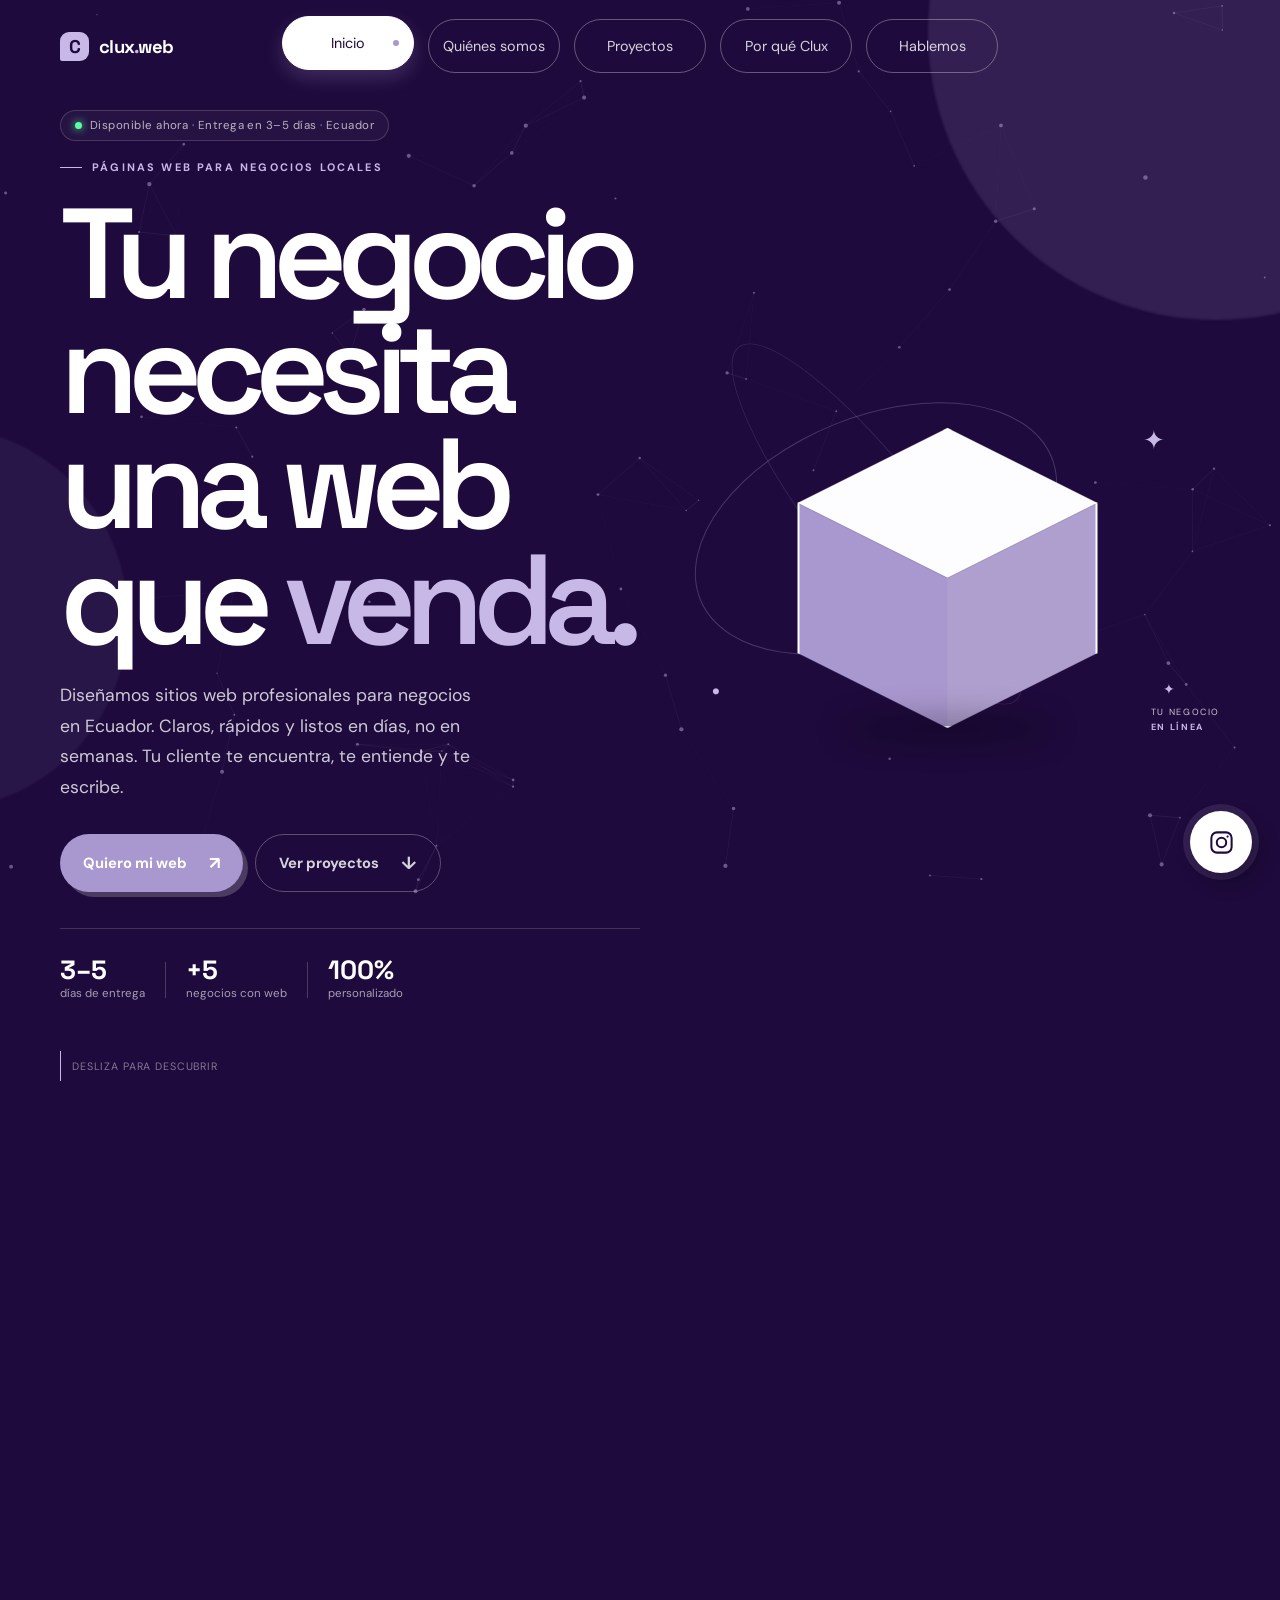
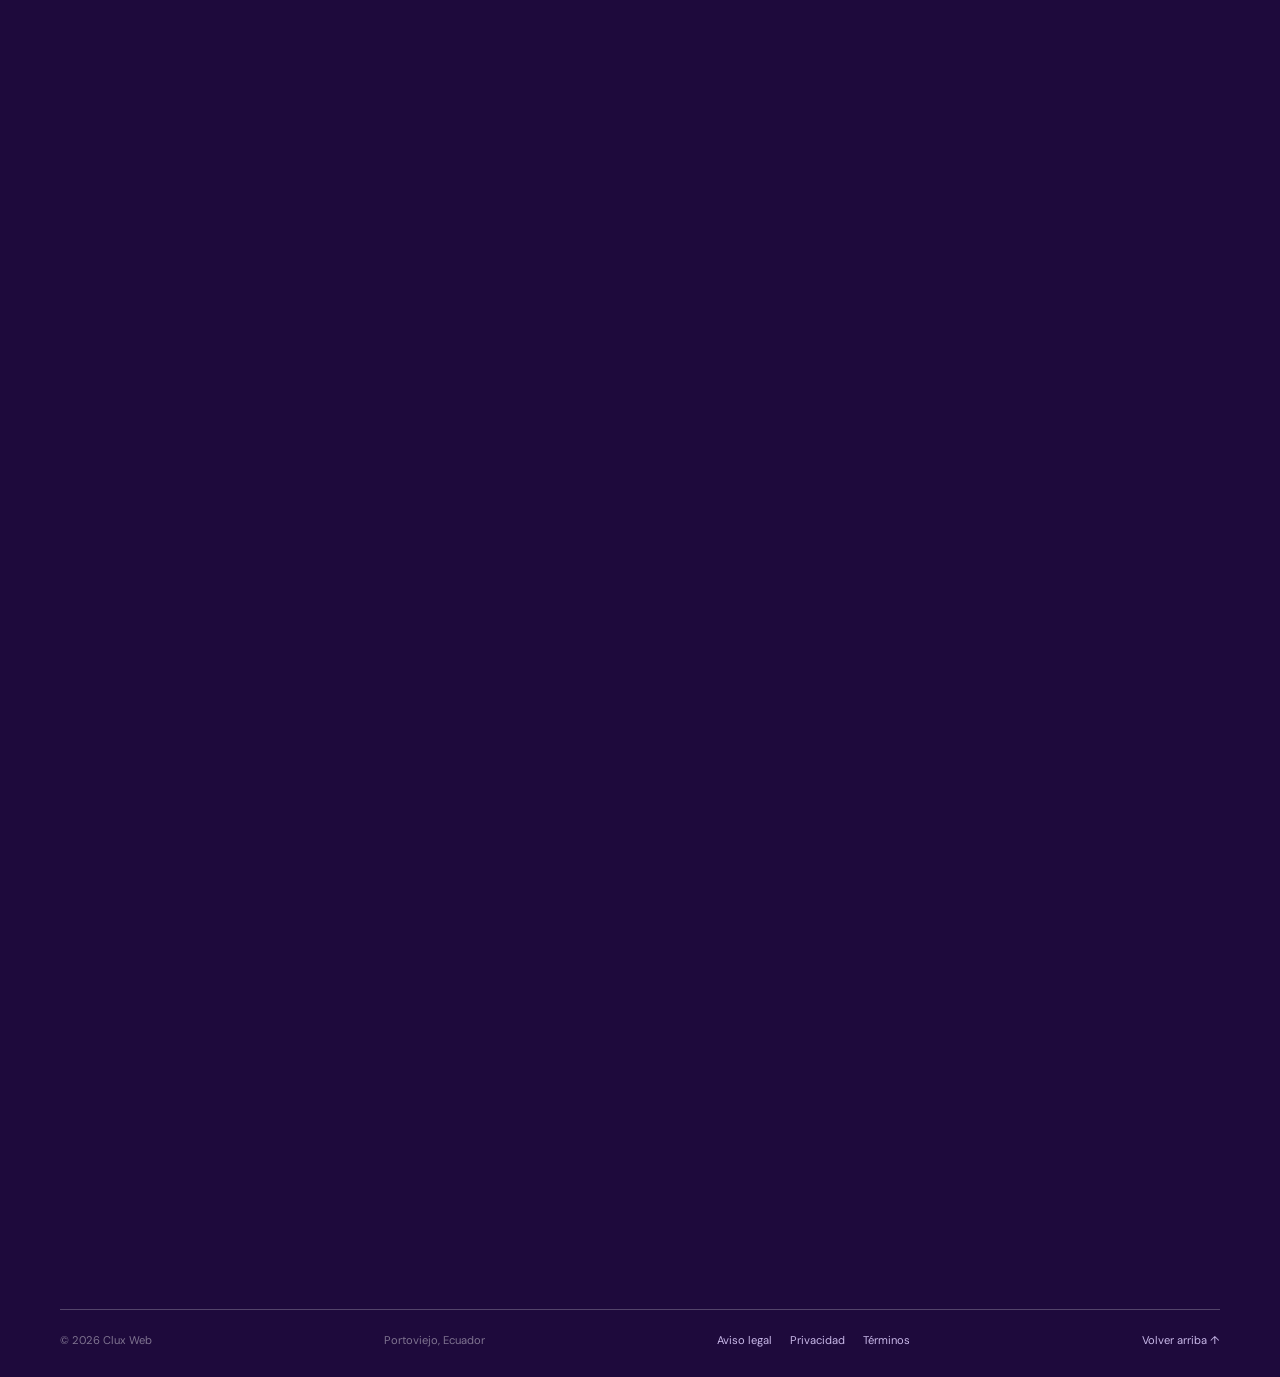
<file: index.html>
<!DOCTYPE html>
<html lang="es">
<head>
  <meta charset="UTF-8" />
  <meta name="viewport" content="width=device-width, initial-scale=1.0" />
  <meta name="description" content="Clux Web: sitios web claros, cercanos y listos para abrir nuevas conversaciones desde Portoviejo, Ecuador." />
  <title>Clux Web | Tu idea, en la web</title>
  <link rel="preconnect" href="https://fonts.googleapis.com" />
  <link rel="preconnect" href="https://fonts.gstatic.com" crossorigin />
  <link href="https://fonts.googleapis.com/css2?family=DM+Sans:wght@400;500;600;700&family=Space+Grotesk:wght@500;600;700&display=swap" rel="stylesheet" />
  <link rel="stylesheet" href="styles.css" />
</head>
<body>
  <canvas class="particle-canvas" aria-hidden="true"></canvas>
  <div class="page-glow page-glow--one"></div>
  <div class="page-glow page-glow--two"></div>

  <header class="site-header">
    <a class="brand" href="#inicio" aria-label="Clux Web, inicio">
      <span class="brand-mark" aria-hidden="true">C</span>
      <span>clux<span class="brand-dot">.</span>web</span>
    </a>
    <button class="menu-toggle" type="button" aria-label="Abrir menú" aria-expanded="false">
      <span></span><span></span>
    </button>
    <nav class="main-nav" aria-label="Navegación principal">
      <a class="nav-link is-active" href="#inicio">Inicio</a>
      <a class="nav-link" href="#quienes-somos">Quiénes somos</a>
      <a class="nav-link" href="#proyectos">Proyectos</a>
      <a class="nav-link" href="#por-que-clux">Por qué Clux</a>
      <a class="nav-link" href="#hablemos">Hablemos</a>
    </nav>
  </header>

  <main>
    <section class="hero section-shell" id="inicio">
      <div class="hero-trust-bar reveal"><span class="trust-dot" aria-hidden="true"></span> Disponible ahora · Entrega en 3–5 días · Ecuador</div>
      <div class="hero-copy reveal">
        <p class="eyebrow"><span></span> Páginas web para negocios locales</p>
        <h1>Tu negocio necesita<br />una web que<span class="heading-accent"> venda.</span></h1>
        <p class="hero-description">Diseñamos sitios web profesionales para negocios en Ecuador. Claros, rápidos y listos en días, no en semanas. Tu cliente te encuentra, te entiende y te escribe.</p>
        <div class="hero-actions">
          <a class="button button--primary" href="https://wa.me/593967620832?text=Hola%20Clux%20Web%2C%20quiero%20una%20p%C3%A1gina%20web%20para%20mi%20negocio." target="_blank" rel="noopener noreferrer">Quiero mi web <span aria-hidden="true">↗</span></a>
          <a class="button button--ghost" href="#proyectos">Ver proyectos <span aria-hidden="true">↓</span></a>
        </div>
        <div class="hero-stats" aria-label="Estadísticas rápidas">
          <div class="hero-stat"><strong>3–5</strong><span>días de entrega</span></div>
          <div class="hero-stat-divider" aria-hidden="true"></div>
          <div class="hero-stat"><strong>+5</strong><span>negocios con web</span></div>
          <div class="hero-stat-divider" aria-hidden="true"></div>
          <div class="hero-stat"><strong>100%</strong><span>personalizado</span></div>
        </div>
      </div>
      <div class="hero-art reveal" aria-label="Ilustración de un cubo flotando">
        <div class="orbit orbit--one"></div>
        <div class="orbit orbit--two"></div>
        <div class="cube-wrap">
          <div class="cube cube-interactive" aria-hidden="true">
            <div class="cube-face cube-face--top"></div>
            <div class="cube-face cube-face--left"></div>
            <div class="cube-face cube-face--right"></div>
          </div>
          <div class="cube-shadow"></div>
        </div>
        <span class="spark spark--one">✦</span>
        <span class="spark spark--two">·</span>
        <span class="spark spark--three">✦</span>
        <span class="art-label">TU NEGOCIO<br /><strong>EN LÍNEA</strong></span>
      </div>
      <div class="scroll-cue" aria-hidden="true"><span></span> Desliza para descubrir</div>
    </section>

    <section class="why section-shell" id="por-que-clux" aria-labelledby="why-title">
      <div class="section-intro section-intro--center reveal">
        <p class="eyebrow"><span></span> Por qué elegirnos</p>
        <h2 id="why-title">Lo que nos hace<br />diferentes<span class="heading-accent">.</span></h2>
        <p class="section-lead">No somos una agencia grande. Somos ágiles, usamos buenas herramientas y trabajamos contigo de cerca.</p>
      </div>
      <div class="why-grid">
        <article class="why-card neu-card reveal"><div class="why-icon" aria-hidden="true">⚡</div><h3>Listo en 3–5 días</h3><p>Construimos con agilidad sin sacrificar calidad, para que puedas empezar a mostrar tu negocio cuanto antes.</p><span class="why-tag">Rápido</span></article>
        <article class="why-card neu-card reveal"><div class="why-icon" aria-hidden="true">📍</div><h3>Conocemos tu mercado</h3><p>Somos de Portoviejo y entendemos el valor de una comunicación cercana para los clientes locales.</p><span class="why-tag">Local</span></article>
        <article class="why-card neu-card reveal"><div class="why-icon" aria-hidden="true">🎯</div><h3>Diseñada para convertir</h3><p>Cada sección tiene un propósito: que el visitante te conozca, confíe y dé el siguiente paso.</p><span class="why-tag">Resultados</span></article>
        <article class="why-card neu-card reveal"><div class="why-icon" aria-hidden="true">🤝</div><h3>Soporte después de entregar</h3><p>No desaparecemos al terminar. Puedes escribirnos para resolver dudas y solicitar actualizaciones.</p><span class="why-tag">Confianza</span></article>
        <article class="why-card neu-card reveal"><div class="why-icon" aria-hidden="true">📱</div><h3>Optimizada para móvil</h3><p>Tu web se adapta a celulares, tablets y computadoras para que nadie se pierda tu propuesta.</p><span class="why-tag">Responsive</span></article>
        <article class="why-card neu-card reveal"><div class="why-icon" aria-hidden="true">💬</div><h3>Proceso simple y directo</h3><p>Conversamos por WhatsApp, definimos lo que necesitas y lo convertimos en una experiencia real.</p><span class="why-tag">Sin complicaciones</span></article>
      </div>
      <div class="why-cta reveal"><p>¿Listo para tener una web que trabaje por tu negocio?</p><a class="button button--primary" href="https://wa.me/593967620832?text=Hola%20Clux%20Web%2C%20quiero%20hablar%20sobre%20mi%20proyecto." target="_blank" rel="noopener noreferrer">Hablemos ahora <span aria-hidden="true">↗</span></a></div>
    </section>

    <section class="about section-shell" id="quienes-somos">
      <div class="section-intro section-intro--center reveal">
        <p class="eyebrow"><span></span> Conoce Clux</p>
        <h2>Le damos forma<br />a lo que imaginas<span class="heading-accent">.</span></h2>
      </div>
      <div class="about-grid">
        <div class="about-card neu-card reveal">
          <p class="card-number">01 / QUIÉNES SOMOS</p>
          <p class="about-text">Somos un servicio independiente de Portoviejo, enfocado en crear sitios web para negocios y servicios que tienen algo valioso que contar. Ordenamos tus ideas, las convertimos en una presencia digital clara y te ayudamos a abrir nuevas conversaciones.</p>
          <div class="signature">Hecho con intención <span>✦</span></div>
        </div>
        <div class="values reveal">
          <article class="value-item">
            <span class="value-icon">✦</span>
            <div><h3>Claro</h3><p>Diseñamos experiencias que se entienden a la primera.</p></div>
          </article>
          <article class="value-item">
            <span class="value-icon">↗</span>
            <div><h3>Cercano</h3><p>Trabajamos contigo, escuchando cada parte de tu idea.</p></div>
          </article>
          <article class="value-item">
            <span class="value-icon">◈</span>
            <div><h3>Con intención</h3><p>Cada detalle tiene un propósito: hacerte avanzar.</p></div>
          </article>
        </div>
      </div>
    </section>

    <section class="projects section-shell" id="proyectos">
      <div class="section-intro section-intro--center reveal">
        <p class="eyebrow"><span></span> Trabajo que habla por nosotros</p>
        <h2>Proyectos<span class="heading-accent">.</span></h2>
        <p class="section-lead">Ideas reales convertidas en experiencias digitales con personalidad.</p>
      </div>
      <div class="projects-grid">
        <a class="project-card project-card--furniture reveal" href="https://www.muebles-ec.online/" target="_blank" rel="noopener noreferrer" aria-label="Visitar el sitio web de Muebles La Galería">
          <div class="project-image">
            <img src="assets/proyecto-muebles.png" alt="Vista previa del sitio web de Muebles La Galería" />
          </div>
          <div class="project-meta">
            <div><span class="project-kicker">01 / E-COMMERCE</span><h3>Muebles La Galería</h3><p>Una presencia digital para mostrar calidad, confort y elegancia.</p></div>
            <span class="project-arrow" aria-hidden="true">↗</span>
          </div>
        </a>
        <a class="project-card project-card--bio reveal" href="https://www.biomagnetis-ec.com/?utm_source=ig&utm_medium=social&utm_content=link_in_bio&fbclid=PAcGRvZgJleHRuA2FlbQIxMQBzcnRjBmFwcF9pZA85MzY2MTk3NDMzOTI0NTkAAaeZqWdHBev9MxlLPl15Pv_j7-siX9xarj-vA4oDa46EErTnIsoIatH88dwEyw_aem_w4bn0tH7FgetAfiLWl04yA" target="_blank" rel="noopener noreferrer" aria-label="Visitar el sitio web de Biomagnetismo EC">
          <div class="project-image">
            <img src="assets/proyecto-biomagnetismo.png" alt="Vista previa del sitio web de Biomagnetismo y Bioenergética EC" />
          </div>
          <div class="project-meta">
            <div><span class="project-kicker">02 / BIENESTAR</span><h3>Biomagnetismo EC</h3><p>Una experiencia serena para conectar salud, equilibrio y confianza.</p></div>
            <span class="project-arrow" aria-hidden="true">↗</span>
          </div>
        </a>
      </div>
    </section>

    <section class="contact section-shell" id="hablemos">
      <div class="contact-card reveal">
        <div class="contact-copy">
          <p class="eyebrow"><span></span> El siguiente paso</p>
          <h2>Tu próxima idea<br /><em>empieza aquí.</em></h2>
          <p>Cuéntanos qué tienes en mente. Nosotros ponemos las herramientas para volverlo real.</p>
        </div>
        <a class="button button--purple" href="https://wa.me/593967620832?text=Hola%20Clux%20Web%2C%20quiero%20hablar%20sobre%20mi%20proyecto." target="_blank" rel="noopener noreferrer">Hablemos <span aria-hidden="true">↗</span></a>
        <span class="contact-orbit contact-orbit--one"></span>
        <span class="contact-orbit contact-orbit--two"></span>
      </div>
    </section>

  </main>

  <footer class="site-footer section-shell">
    <span>© 2026 Clux Web</span>
    <span>Portoviejo, Ecuador</span>
    <nav class="footer-links" aria-label="Enlaces legales">
      <a href="aviso-legal.html">Aviso legal</a>
      <a href="politica-privacidad.html">Privacidad</a>
      <a href="terminos-condiciones.html">Términos</a>
    </nav>
    <a href="#inicio">Volver arriba ↑</a>
  </footer>

  <a class="social-float social-float--instagram" href="https://www.instagram.com/clux_web/" target="_blank" rel="noopener noreferrer" aria-label="Visitar el Instagram de Clux Web">
    <svg viewBox="0 0 24 24" aria-hidden="true">
      <rect x="3" y="3" width="18" height="18" rx="5"></rect>
      <circle cx="12" cy="12" r="4.2"></circle>
      <circle class="social-dot" cx="17.4" cy="6.7" r="1"></circle>
    </svg>
  </a>

  <script src="script.js"></script>
</body>
</html>
</file>
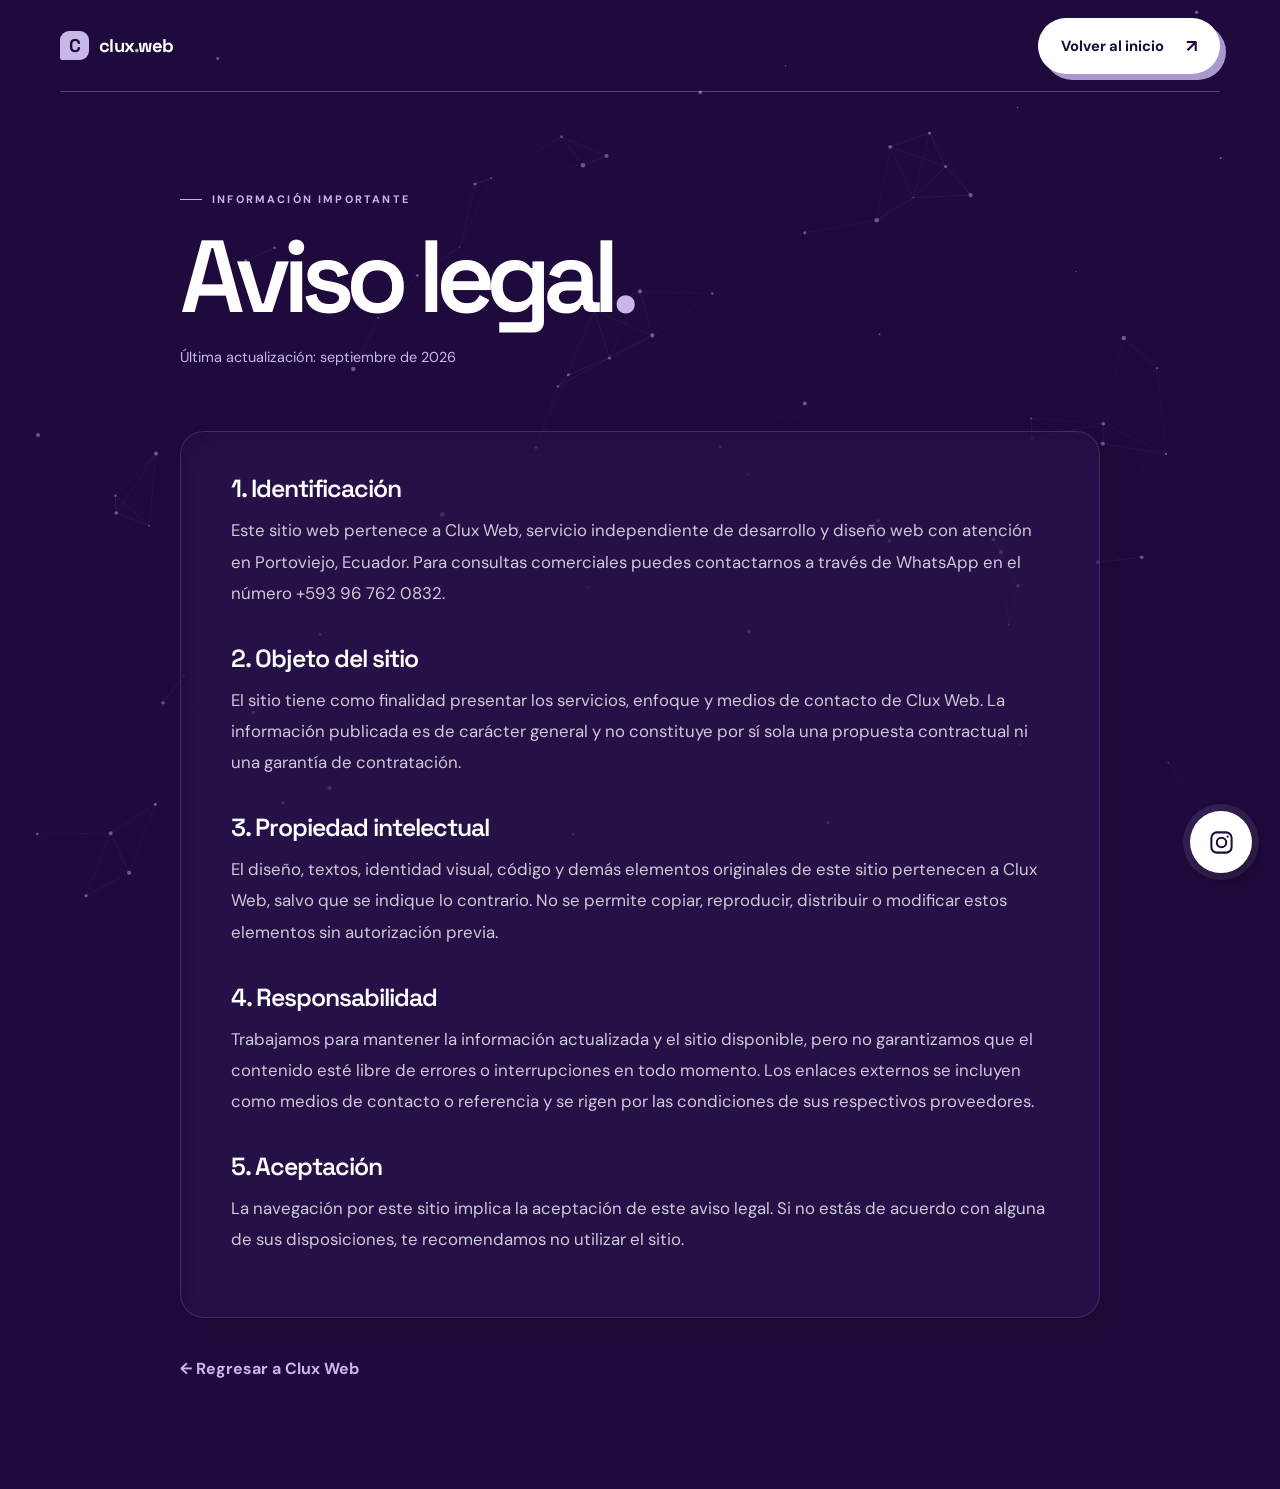
<file: aviso-legal.html>
<!DOCTYPE html>
<html lang="es">
<head>
  <meta charset="UTF-8" />
  <meta name="viewport" content="width=device-width, initial-scale=1.0" />
  <title>Aviso legal | Clux Web</title>
  <link rel="preconnect" href="https://fonts.googleapis.com" />
  <link rel="preconnect" href="https://fonts.gstatic.com" crossorigin />
  <link href="https://fonts.googleapis.com/css2?family=DM+Sans:wght@400;500;600;700&family=Space+Grotesk:wght@500;600;700&display=swap" rel="stylesheet" />
  <link rel="stylesheet" href="styles.css" />
</head>
<body class="legal-page">
  <canvas class="particle-canvas" aria-hidden="true"></canvas>
  <header class="site-header">
    <a class="brand" href="index.html" aria-label="Volver a Clux Web"><span class="brand-mark">C</span><span>clux<span class="brand-dot">.</span>web</span></a>
    <a class="button button--light" href="index.html">Volver al inicio <span>↗</span></a>
  </header>
  <main class="legal-content">
    <p class="eyebrow"><span></span> Información importante</p>
    <h1>Aviso legal<span class="heading-accent">.</span></h1>
    <p class="legal-updated">Última actualización: septiembre de 2026</p>
    <article class="legal-body">
      <h2>1. Identificación</h2>
      <p>Este sitio web pertenece a Clux Web, servicio independiente de desarrollo y diseño web con atención en Portoviejo, Ecuador. Para consultas comerciales puedes contactarnos a través de WhatsApp en el número +593 96 762 0832.</p>
      <h2>2. Objeto del sitio</h2>
      <p>El sitio tiene como finalidad presentar los servicios, enfoque y medios de contacto de Clux Web. La información publicada es de carácter general y no constituye por sí sola una propuesta contractual ni una garantía de contratación.</p>
      <h2>3. Propiedad intelectual</h2>
      <p>El diseño, textos, identidad visual, código y demás elementos originales de este sitio pertenecen a Clux Web, salvo que se indique lo contrario. No se permite copiar, reproducir, distribuir o modificar estos elementos sin autorización previa.</p>
      <h2>4. Responsabilidad</h2>
      <p>Trabajamos para mantener la información actualizada y el sitio disponible, pero no garantizamos que el contenido esté libre de errores o interrupciones en todo momento. Los enlaces externos se incluyen como medios de contacto o referencia y se rigen por las condiciones de sus respectivos proveedores.</p>
      <h2>5. Aceptación</h2>
      <p>La navegación por este sitio implica la aceptación de este aviso legal. Si no estás de acuerdo con alguna de sus disposiciones, te recomendamos no utilizar el sitio.</p>
    </article>
    <a class="legal-back" href="index.html">← Regresar a Clux Web</a>
  </main>
  <a class="social-float social-float--instagram" href="https://www.instagram.com/clux_web/" target="_blank" rel="noopener noreferrer" aria-label="Visitar el Instagram de Clux Web">
    <svg viewBox="0 0 24 24" aria-hidden="true"><rect x="3" y="3" width="18" height="18" rx="5"></rect><circle cx="12" cy="12" r="4.2"></circle><circle class="social-dot" cx="17.4" cy="6.7" r="1"></circle></svg>
  </a>
  <script src="script.js"></script>
</body>
</html>
</file>
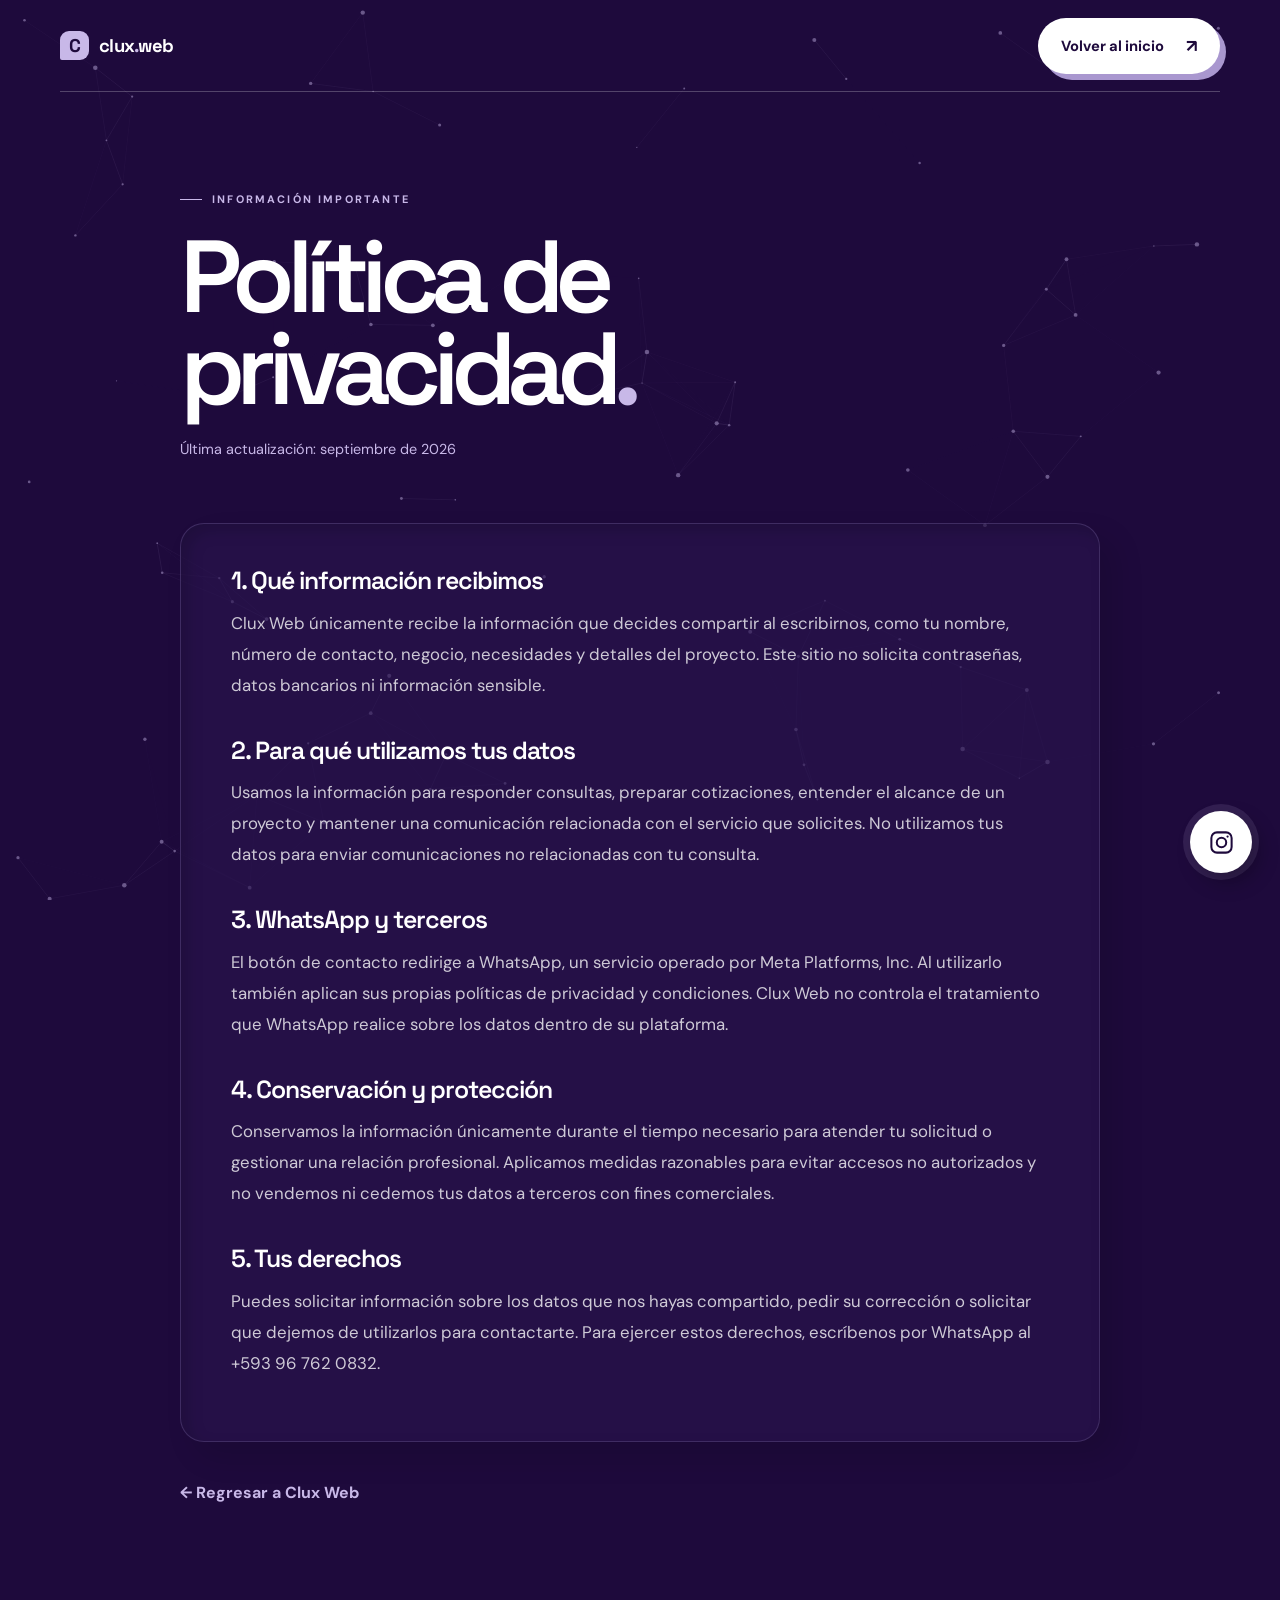
<file: politica-privacidad.html>
<!DOCTYPE html>
<html lang="es">
<head>
  <meta charset="UTF-8" />
  <meta name="viewport" content="width=device-width, initial-scale=1.0" />
  <title>Política de privacidad | Clux Web</title>
  <link rel="preconnect" href="https://fonts.googleapis.com" />
  <link rel="preconnect" href="https://fonts.gstatic.com" crossorigin />
  <link href="https://fonts.googleapis.com/css2?family=DM+Sans:wght@400;500;600;700&family=Space+Grotesk:wght@500;600;700&display=swap" rel="stylesheet" />
  <link rel="stylesheet" href="styles.css" />
</head>
<body class="legal-page">
  <canvas class="particle-canvas" aria-hidden="true"></canvas>
  <header class="site-header">
    <a class="brand" href="index.html" aria-label="Volver a Clux Web"><span class="brand-mark">C</span><span>clux<span class="brand-dot">.</span>web</span></a>
    <a class="button button--light" href="index.html">Volver al inicio <span>↗</span></a>
  </header>
  <main class="legal-content">
    <p class="eyebrow"><span></span> Información importante</p>
    <h1>Política de privacidad<span class="heading-accent">.</span></h1>
    <p class="legal-updated">Última actualización: septiembre de 2026</p>
    <article class="legal-body">
      <h2>1. Qué información recibimos</h2>
      <p>Clux Web únicamente recibe la información que decides compartir al escribirnos, como tu nombre, número de contacto, negocio, necesidades y detalles del proyecto. Este sitio no solicita contraseñas, datos bancarios ni información sensible.</p>
      <h2>2. Para qué utilizamos tus datos</h2>
      <p>Usamos la información para responder consultas, preparar cotizaciones, entender el alcance de un proyecto y mantener una comunicación relacionada con el servicio que solicites. No utilizamos tus datos para enviar comunicaciones no relacionadas con tu consulta.</p>
      <h2>3. WhatsApp y terceros</h2>
      <p>El botón de contacto redirige a WhatsApp, un servicio operado por Meta Platforms, Inc. Al utilizarlo también aplican sus propias políticas de privacidad y condiciones. Clux Web no controla el tratamiento que WhatsApp realice sobre los datos dentro de su plataforma.</p>
      <h2>4. Conservación y protección</h2>
      <p>Conservamos la información únicamente durante el tiempo necesario para atender tu solicitud o gestionar una relación profesional. Aplicamos medidas razonables para evitar accesos no autorizados y no vendemos ni cedemos tus datos a terceros con fines comerciales.</p>
      <h2>5. Tus derechos</h2>
      <p>Puedes solicitar información sobre los datos que nos hayas compartido, pedir su corrección o solicitar que dejemos de utilizarlos para contactarte. Para ejercer estos derechos, escríbenos por WhatsApp al +593 96 762 0832.</p>
    </article>
    <a class="legal-back" href="index.html">← Regresar a Clux Web</a>
  </main>
  <a class="social-float social-float--instagram" href="https://www.instagram.com/clux_web/" target="_blank" rel="noopener noreferrer" aria-label="Visitar el Instagram de Clux Web">
    <svg viewBox="0 0 24 24" aria-hidden="true"><rect x="3" y="3" width="18" height="18" rx="5"></rect><circle cx="12" cy="12" r="4.2"></circle><circle class="social-dot" cx="17.4" cy="6.7" r="1"></circle></svg>
  </a>
  <script src="script.js"></script>
</body>
</html>
</file>
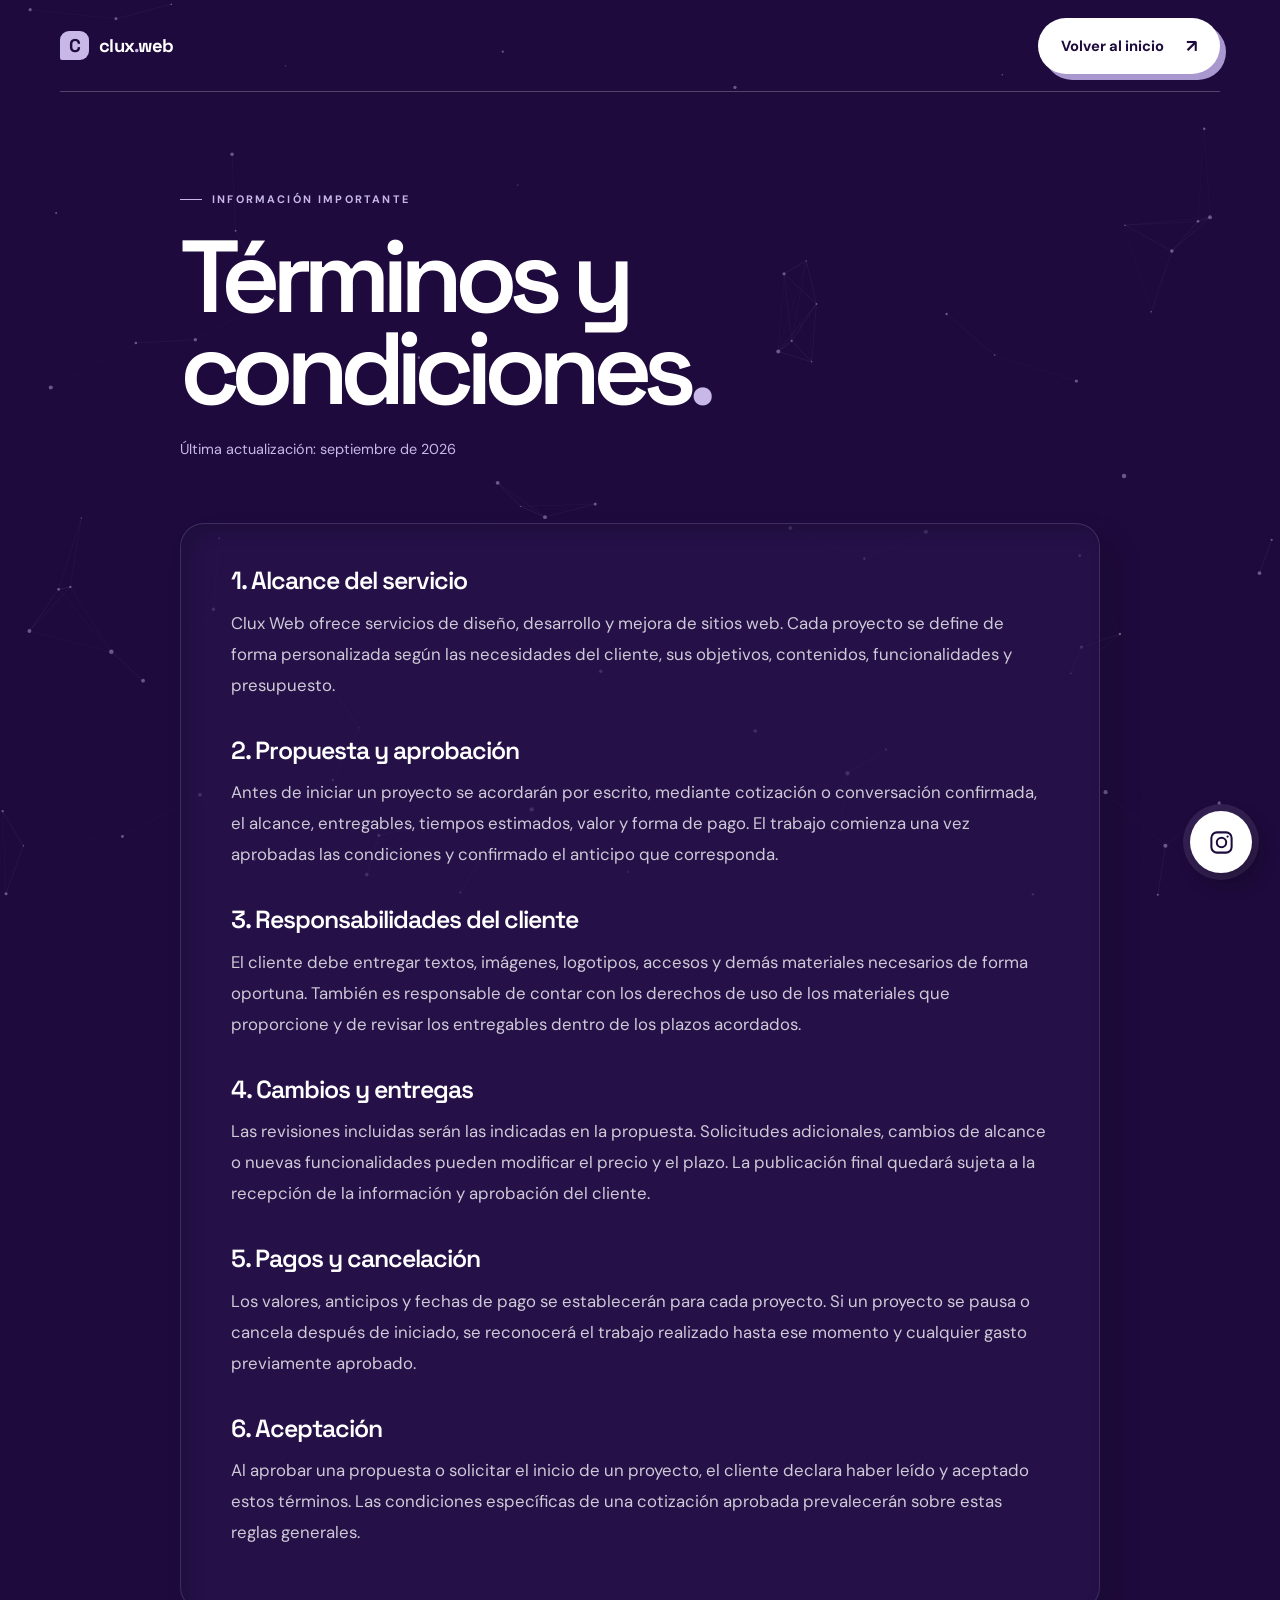
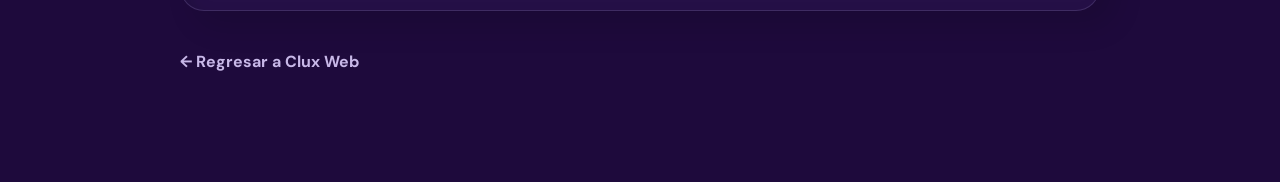
<file: terminos-condiciones.html>
<!DOCTYPE html>
<html lang="es">
<head>
  <meta charset="UTF-8" />
  <meta name="viewport" content="width=device-width, initial-scale=1.0" />
  <title>Términos y condiciones | Clux Web</title>
  <link rel="preconnect" href="https://fonts.googleapis.com" />
  <link rel="preconnect" href="https://fonts.gstatic.com" crossorigin />
  <link href="https://fonts.googleapis.com/css2?family=DM+Sans:wght@400;500;600;700&family=Space+Grotesk:wght@500;600;700&display=swap" rel="stylesheet" />
  <link rel="stylesheet" href="styles.css" />
</head>
<body class="legal-page">
  <canvas class="particle-canvas" aria-hidden="true"></canvas>
  <header class="site-header">
    <a class="brand" href="index.html" aria-label="Volver a Clux Web"><span class="brand-mark">C</span><span>clux<span class="brand-dot">.</span>web</span></a>
    <a class="button button--light" href="index.html">Volver al inicio <span>↗</span></a>
  </header>
  <main class="legal-content">
    <p class="eyebrow"><span></span> Información importante</p>
    <h1>Términos y condiciones<span class="heading-accent">.</span></h1>
    <p class="legal-updated">Última actualización: septiembre de 2026</p>
    <article class="legal-body">
      <h2>1. Alcance del servicio</h2>
      <p>Clux Web ofrece servicios de diseño, desarrollo y mejora de sitios web. Cada proyecto se define de forma personalizada según las necesidades del cliente, sus objetivos, contenidos, funcionalidades y presupuesto.</p>
      <h2>2. Propuesta y aprobación</h2>
      <p>Antes de iniciar un proyecto se acordarán por escrito, mediante cotización o conversación confirmada, el alcance, entregables, tiempos estimados, valor y forma de pago. El trabajo comienza una vez aprobadas las condiciones y confirmado el anticipo que corresponda.</p>
      <h2>3. Responsabilidades del cliente</h2>
      <p>El cliente debe entregar textos, imágenes, logotipos, accesos y demás materiales necesarios de forma oportuna. También es responsable de contar con los derechos de uso de los materiales que proporcione y de revisar los entregables dentro de los plazos acordados.</p>
      <h2>4. Cambios y entregas</h2>
      <p>Las revisiones incluidas serán las indicadas en la propuesta. Solicitudes adicionales, cambios de alcance o nuevas funcionalidades pueden modificar el precio y el plazo. La publicación final quedará sujeta a la recepción de la información y aprobación del cliente.</p>
      <h2>5. Pagos y cancelación</h2>
      <p>Los valores, anticipos y fechas de pago se establecerán para cada proyecto. Si un proyecto se pausa o cancela después de iniciado, se reconocerá el trabajo realizado hasta ese momento y cualquier gasto previamente aprobado.</p>
      <h2>6. Aceptación</h2>
      <p>Al aprobar una propuesta o solicitar el inicio de un proyecto, el cliente declara haber leído y aceptado estos términos. Las condiciones específicas de una cotización aprobada prevalecerán sobre estas reglas generales.</p>
    </article>
    <a class="legal-back" href="index.html">← Regresar a Clux Web</a>
  </main>
  <a class="social-float social-float--instagram" href="https://www.instagram.com/clux_web/" target="_blank" rel="noopener noreferrer" aria-label="Visitar el Instagram de Clux Web">
    <svg viewBox="0 0 24 24" aria-hidden="true"><rect x="3" y="3" width="18" height="18" rx="5"></rect><circle cx="12" cy="12" r="4.2"></circle><circle class="social-dot" cx="17.4" cy="6.7" r="1"></circle></svg>
  </a>
  <script src="script.js"></script>
</body>
</html>
</file>
<file: styles.css>
:root {
  --violet: #1e0a3c;
  --violet-light: #2b1550;
  --lavender: #c8b8e8;
  --lavender-dark: #a997cf;
  --white: #ffffff;
  --ink: #1e0a3c;
  --muted: rgba(255, 255, 255, 0.78);
  --line: rgba(255, 255, 255, 0.24);
}

* { box-sizing: border-box; }
html { scroll-behavior: smooth; }
body {
  margin: 0;
  color: var(--white);
  background: var(--violet);
  font-family: "DM Sans", sans-serif;
  overflow-x: hidden;
}
.particle-canvas { position: fixed; inset: 0; z-index: 0; width: 100%; height: 100%; pointer-events: none; opacity: .72; }
.site-header, main, .site-footer { position: relative; z-index: 1; }
a { color: inherit; text-decoration: none; }
.page-glow { position: fixed; border-radius: 50%; pointer-events: none; filter: blur(1px); opacity: .12; z-index: 0; }
.page-glow--one { width: 36rem; height: 36rem; top: -16rem; right: -14rem; background: var(--lavender); }
.page-glow--two { width: 24rem; height: 24rem; bottom: 10%; left: -16rem; background: var(--lavender); opacity: .07; }
.section-shell { width: min(1160px, calc(100% - 64px)); margin: 0 auto; }
.site-header { position: relative; display: flex; align-items: center; justify-content: space-between; width: min(1160px, calc(100% - 64px)); height: 92px; margin: auto; }
.brand { display: flex; align-items: center; gap: 10px; font: 700 1.15rem "Space Grotesk", sans-serif; letter-spacing: -.04em; }
.brand-mark { display: grid; place-items: center; width: 29px; height: 29px; color: var(--violet); background: var(--lavender); border-radius: 9px 9px 9px 2px; font-weight: 700; }
.brand-dot { color: var(--lavender); }
.main-nav { position: absolute; left: 50%; display: flex; align-items: center; gap: 14px; color: var(--muted); font-size: .9rem; transform: translateX(-50%); }
.nav-link { position: relative; display: grid; place-items: center; width: 132px; height: 54px; padding: 8px 12px; color: rgba(255,255,255,.82); border: 1px solid rgba(255,255,255,.32); border-radius: 999px; text-align: center; transition: color .25s ease, border-color .25s ease, background .25s ease, transform .25s ease, box-shadow .25s ease; }
.nav-link:hover, .nav-link.is-active { color: var(--violet); border-color: var(--white); background: var(--white); transform: translateY(-3px); box-shadow: 0 8px 20px rgba(200,184,232,.2); }
.nav-link.is-active::after { position: absolute; content: ""; width: 6px; height: 6px; right: 14px; top: 50%; background: var(--lavender-dark); border-radius: 50%; transform: translateY(-50%); }
.menu-toggle { display: none; border: 0; background: transparent; }
.hero { position: relative; display: grid; grid-template-columns: 1fr 1fr; align-items: center; min-height: 640px; padding: 68px 0 104px; }
.hero-trust-bar { position: absolute; top: 18px; left: 0; display: inline-flex; align-items: center; gap: 8px; padding: 7px 14px; color: rgba(255,255,255,.68); border: 1px solid rgba(255,255,255,.16); border-radius: 999px; background: rgba(255,255,255,.04); font-size: .72rem; letter-spacing: .04em; }
.trust-dot { width: 7px; height: 7px; flex: 0 0 auto; background: #5bffa0; border-radius: 50%; box-shadow: 0 0 8px #5bffa0; animation: pulse-dot 2s ease-in-out infinite; }
.eyebrow { display: flex; align-items: center; gap: 10px; margin: 0 0 22px; color: var(--lavender); font-size: .68rem; font-weight: 700; letter-spacing: .2em; text-transform: uppercase; }
.eyebrow span { width: 22px; height: 1px; background: var(--lavender); }
h1, h2, h3, p { margin-top: 0; }
h1 { max-width: 600px; margin-bottom: 23px; font: 600 clamp(4.2rem, 10vw, 8.3rem)/.9 "Space Grotesk", sans-serif; letter-spacing: -.085em; }
.heading-accent { color: var(--lavender); }
.hero-description { max-width: 415px; margin-bottom: 31px; color: var(--muted); font-size: 1.1rem; line-height: 1.75; }
.button { display: inline-flex; align-items: center; justify-content: center; gap: 22px; min-width: 178px; padding: 17px 23px; border-radius: 100px; font-size: .92rem; font-weight: 700; transition: transform .25s ease, box-shadow .25s ease; }
.button:hover { transform: translateY(-3px); }
.button span { font-size: 1.1rem; }
.button--light { color: var(--ink); background: var(--white); box-shadow: 6px 6px 0 var(--lavender-dark); }
.button--light:hover { box-shadow: 3px 5px 0 var(--lavender-dark); }
.hero-actions { display: flex; flex-wrap: wrap; gap: 12px; margin-top: 28px; }
.button--primary { color: var(--white); background: var(--lavender-dark); box-shadow: 5px 5px 0 rgba(255,255,255,.2); }
.button--primary:hover { background: var(--white); color: var(--violet); box-shadow: 2px 3px 0 rgba(255,255,255,.35); }
.button--ghost { color: rgba(255,255,255,.82); border: 1px solid rgba(255,255,255,.28); background: transparent; }
.button--ghost:hover { color: var(--violet); border-color: var(--white); background: var(--white); }
.hero-stats { display: flex; align-items: center; gap: 20px; margin-top: 36px; padding-top: 28px; border-top: 1px solid rgba(255,255,255,.16); }
.hero-stat { display: flex; flex-direction: column; gap: 4px; }
.hero-stat strong { color: var(--white); font: 700 1.65rem/1 "Space Grotesk", sans-serif; }
.hero-stat span { color: rgba(255,255,255,.6); font-size: .72rem; line-height: 1.3; }
.hero-stat-divider { width: 1px; height: 36px; flex: 0 0 auto; background: rgba(255,255,255,.2); }
.hero-art { position: relative; height: 460px; }
.cube-wrap { position: absolute; top: 50%; left: 50%; width: 350px; height: 350px; transform: translate(-45%, -50%); animation: float 5s ease-in-out infinite; }
.cube { position: absolute; top: 22px; left: 25px; width: 300px; height: 300px; transform: translate3d(var(--cube-x, 0px), var(--cube-y, 0px), 0) rotate(var(--cube-rotate, 0deg)); transform-origin: center; will-change: transform; transition: transform .75s cubic-bezier(.2,.75,.2,1), filter .75s ease; }
.cube.is-following { filter: drop-shadow(0 18px 16px rgba(0,0,0,.15)); transition: transform .16s ease-out, filter .16s ease-out; }
.cube-face { position: absolute; inset: 0; border: 2px solid var(--white); }
.cube-face--top { background: #fdfcfe; clip-path: polygon(50% 0, 100% 25%, 50% 50%, 0 25%); }
.cube-face--left { background: var(--lavender-dark); clip-path: polygon(0 25%, 50% 50%, 50% 100%, 0 75%); }
.cube-face--right { background: #af9fcf; clip-path: polygon(50% 50%, 100% 25%, 100% 75%, 50% 100%); }
.cube-shadow { position: absolute; bottom: 15px; left: 70px; width: 210px; height: 24px; background: rgba(0,0,0,.3); border-radius: 50%; filter: blur(15px); }
.orbit { position: absolute; border: 1px solid rgba(200,184,232,.25); border-radius: 50%; transform: rotate(-22deg); }
.orbit--one { top: 65px; left: 46px; width: 380px; height: 225px; }
.orbit--two { top: 117px; left: 12px; width: 450px; height: 112px; transform: rotate(52deg); opacity: .55; }
.spark { position: absolute; color: var(--lavender); font-size: 1.6rem; }
.spark--one { top: 73px; right: 55px; }
.spark--two { bottom: 87px; left: 71px; font-size: 3.3rem; }
.spark--three { bottom: 113px; right: 45px; font-size: .9rem; }
.art-label { position: absolute; right: 0; bottom: 76px; color: var(--muted); font-size: .56rem; letter-spacing: .18em; line-height: 1.7; }
.art-label strong { color: var(--lavender); }
.scroll-cue { position: absolute; bottom: 25px; left: 0; display: flex; align-items: center; gap: 11px; color: rgba(255,255,255,.45); font-size: .67rem; letter-spacing: .08em; text-transform: uppercase; }
.scroll-cue span { display: inline-block; width: 1px; height: 30px; background: var(--lavender); }
.about { padding: 125px 0 145px; border-top: 1px solid var(--line); }
.section-intro { display: flex; align-items: end; justify-content: space-between; margin-bottom: 62px; }
.section-intro--center { display: block; text-align: center; }
.section-intro--center .eyebrow { justify-content: center; }
h2 { margin-bottom: 0; font: 600 clamp(2.6rem, 5vw, 4.6rem)/.98 "Space Grotesk", sans-serif; letter-spacing: -.075em; }
.about-grid { display: grid; grid-template-columns: 1.05fr .95fr; gap: 90px; align-items: center; }
.neu-card { min-height: 310px; padding: 38px 42px; background: var(--violet-light); border: 1px solid rgba(200,184,232,.12); border-radius: 25px; box-shadow: inset 8px 8px 17px rgba(0,0,0,.16), inset -7px -7px 18px rgba(200,184,232,.045), 18px 18px 40px rgba(0,0,0,.12); }
.card-number { color: var(--lavender); font-size: .66rem; font-weight: 700; letter-spacing: .18em; }
.about-text { max-width: 530px; margin: 45px 0 31px; color: var(--muted); font-size: 1.1rem; line-height: 1.8; }
.signature { color: var(--white); font: 500 1rem "Space Grotesk", sans-serif; }
.signature span { margin-left: 8px; color: var(--lavender); }
.values { display: flex; flex-direction: column; gap: 26px; }
.value-item { display: grid; grid-template-columns: 52px 1fr; gap: 18px; align-items: center; padding-bottom: 23px; border-bottom: 1px solid var(--line); }
.value-icon { display: grid; place-items: center; width: 50px; height: 50px; color: var(--violet); background: var(--lavender); border-radius: 14px; font-size: 1.25rem; }
.value-item h3 { margin-bottom: 6px; font: 600 1.15rem "Space Grotesk", sans-serif; }
.value-item p { margin: 0; color: var(--muted); font-size: .98rem; line-height: 1.55; }
.projects { padding: 20px 0 145px; }
.section-lead { max-width: 490px; margin: 22px auto 0; color: var(--muted); font-size: 1.08rem; line-height: 1.7; }
.projects-grid { display: grid; grid-template-columns: repeat(2, minmax(0, 1fr)); gap: 30px; margin-top: 58px; }
.project-card { display: block; overflow: hidden; background: rgba(43,21,80,.7); border: 1px solid rgba(255,255,255,.2); border-radius: 26px; box-shadow: 12px 16px 30px rgba(0,0,0,.18); transition: transform .35s ease, border-color .35s ease, box-shadow .35s ease; }
.project-card:nth-child(2) { margin-top: 42px; }
.project-card:hover { border-color: var(--lavender); box-shadow: 16px 22px 38px rgba(0,0,0,.28); transform: translateY(-12px); }
.project-image { position: relative; overflow: hidden; height: 310px; background: #e9e7ec; }
.project-image::after { position: absolute; inset: 0; content: ""; background: linear-gradient(180deg, transparent 50%, rgba(30,10,60,.28)); pointer-events: none; }
.project-image img { width: 100%; height: 100%; display: block; object-fit: cover; object-position: top center; transition: transform .7s cubic-bezier(.2,.7,.2,1); }
.project-card:hover .project-image img { transform: scale(1.06); }
.project-card--bio .project-image { background: #102c4f; }
.project-card--bio .project-image img { object-position: center top; }
.project-meta { display: flex; align-items: flex-start; justify-content: space-between; gap: 18px; min-height: 145px; padding: 27px 29px 30px; }
.project-kicker { color: var(--lavender); font-size: .66rem; font-weight: 700; letter-spacing: .16em; }
.project-meta h3 { margin: 14px 0 7px; font: 600 1.5rem "Space Grotesk", sans-serif; letter-spacing: -.045em; }
.project-meta p { max-width: 340px; margin: 0; color: var(--muted); font-size: .9rem; line-height: 1.5; }
.project-arrow { display: grid; flex: 0 0 auto; place-items: center; width: 43px; height: 43px; color: var(--violet); background: var(--lavender); border-radius: 50%; font-size: 1.25rem; transition: transform .3s ease, background .3s ease; }
.project-card:hover .project-arrow { background: var(--white); transform: rotate(45deg); }
.why { padding: 20px 0 145px; }
.why-grid { display: grid; grid-template-columns: repeat(3, 1fr); gap: 20px; margin-top: 56px; }
.why-card { position: relative; min-height: 258px; padding: 30px 28px 28px; border-radius: 20px; transition: transform .3s ease, border-color .3s ease; }
.why-card:hover { border-color: rgba(200,184,232,.45); transform: translateY(-8px); }
.why-icon { margin-bottom: 18px; font-size: 1.65rem; line-height: 1; }
.why-card h3 { margin-bottom: 10px; font: 600 1.08rem "Space Grotesk", sans-serif; }
.why-card p { color: var(--muted); font-size: .9rem; line-height: 1.65; }
.why-tag { display: inline-block; margin-top: 10px; padding: 4px 10px; color: var(--lavender); border: 1px solid rgba(255,255,255,.18); border-radius: 999px; font-size: .68rem; letter-spacing: .05em; }
.why-cta { display: flex; flex-direction: column; align-items: center; gap: 18px; margin-top: 58px; text-align: center; }
.why-cta p { margin: 0; color: var(--muted); font-size: 1rem; }
.contact { padding-bottom: 122px; }
.contact-card { position: relative; display: flex; align-items: center; justify-content: space-between; overflow: hidden; min-height: 292px; padding: 60px 75px; color: var(--ink); background: var(--lavender); border-radius: 26px; box-shadow: 17px 17px 0 rgba(0,0,0,.15); }
.contact-card .eyebrow { color: var(--violet); }
.contact-card .eyebrow span { background: var(--violet); }
.contact-card h2 { position: relative; z-index: 1; }
.contact-card h2 em { color: var(--violet); font-style: normal; }
.contact-copy > p:last-child { max-width: 360px; margin: 20px 0 0; color: rgba(30,10,60,.7); font-size: .95rem; line-height: 1.55; }
.button--purple { position: relative; z-index: 1; color: var(--white); background: var(--violet); box-shadow: 6px 6px 0 rgba(255,255,255,.45); }
.contact-orbit { position: absolute; border: 1px solid rgba(30,10,60,.16); border-radius: 50%; transform: rotate(-20deg); }
.contact-orbit--one { right: 25px; top: -75px; width: 330px; height: 260px; }
.contact-orbit--two { right: -70px; top: 42px; width: 330px; height: 175px; transform: rotate(42deg); }
.site-footer { display: flex; align-items: center; gap: 25px; justify-content: space-between; padding: 23px 0 30px; color: rgba(255,255,255,.43); border-top: 1px solid var(--line); font-size: .7rem; }
.footer-links { display: flex; gap: 18px; }
.footer-links a:hover { color: var(--white); }
.site-footer a { color: var(--lavender); }
.social-float { position: fixed; right: 28px; bottom: 27px; z-index: 5; display: grid; place-items: center; width: 62px; height: 62px; color: var(--violet); background: var(--white); border: 1px solid rgba(255,255,255,.8); border-radius: 50%; box-shadow: 7px 9px 20px rgba(0,0,0,.28), 0 0 0 7px rgba(200,184,232,.12); animation: social-float 4s ease-in-out infinite; transition: color .25s ease, background .25s ease, transform .25s ease, box-shadow .25s ease; }
.social-float svg { width: 27px; height: 27px; fill: none; stroke: currentColor; stroke-linecap: round; stroke-linejoin: round; stroke-width: 1.8; }
.social-float .social-dot { fill: currentColor; stroke: none; }
.social-float:hover { color: var(--white); background: var(--lavender-dark); box-shadow: 7px 9px 24px rgba(0,0,0,.36), 0 0 0 9px rgba(200,184,232,.16); transform: translateY(-5px) scale(1.06); }
.reveal { opacity: 0; filter: blur(7px); transform: translateY(28px) scale(.98); transition: opacity .8s ease, filter .8s ease, transform .8s cubic-bezier(.2,.7,.2,1); will-change: opacity, transform, filter; }
.reveal.is-visible { opacity: 1; filter: blur(0); transform: translateY(0) scale(1); }
@keyframes float { 0%, 100% { transform: translate(-45%, -50%) translateY(0); } 50% { transform: translate(-45%, -50%) translateY(-17px); } }
@keyframes social-float { 0%, 100% { transform: translateY(0); } 50% { transform: translateY(-7px); } }
@keyframes pulse-dot { 0%, 100% { opacity: 1; } 50% { opacity: .4; } }
@media (max-width: 760px) {
  .section-shell, .site-header { width: min(100% - 40px, 560px); }
  .site-header { height: 75px; }
  .menu-toggle { display: flex; flex-direction: column; gap: 5px; padding: 8px 0 8px 8px; cursor: pointer; }
  .menu-toggle span { display: block; width: 25px; height: 1px; background: var(--white); }
  .main-nav { position: absolute; top: 74px; right: 20px; left: 20px; z-index: 10; display: none; flex-direction: column; gap: 0; padding: 14px 25px; background: var(--violet-light); border: 1px solid var(--line); border-radius: 16px; transform: none; }
  .main-nav.is-open { display: flex; }
  .nav-link { width: min(100%, 220px); height: 46px; padding: 10px 18px; border-radius: 999px; }
  .nav-link.is-active::after { left: auto; right: 14px; top: 50%; bottom: auto; }
  .hero { display: flex; flex-direction: column; align-items: flex-start; min-height: 0; padding: 96px 0 90px; }
  .hero-trust-bar { position: static; margin-bottom: 24px; font-size: .65rem; }
  h1 { font-size: clamp(4rem, 20vw, 6.5rem); }
  .hero-art { width: 100%; height: 390px; margin-top: 20px; }
  .cube-wrap { transform: translate(-50%, -50%) scale(.82); }
  @keyframes float { 0%, 100% { transform: translate(-50%, -50%) scale(.82) translateY(0); } 50% { transform: translate(-50%, -50%) scale(.82) translateY(-17px); } }
  .orbit--one { left: 50%; transform: translateX(-50%) rotate(-22deg); }
  .orbit--two { left: 50%; transform: translateX(-50%) rotate(52deg); }
  .art-label { right: 10px; bottom: 45px; }
  .scroll-cue { bottom: 0; }
  .about { padding: 90px 0; }
  .section-intro { display: block; margin-bottom: 38px; }
  .section-intro .eyebrow { margin-bottom: 31px; }
  .about-grid { grid-template-columns: 1fr; gap: 45px; }
  .neu-card { padding: 30px 25px; }
  .about-text { margin: 33px 0 28px; font-size: .93rem; }
  .hero-actions { flex-direction: column; width: 100%; }
  .button--primary, .button--ghost { width: 100%; justify-content: center; text-align: center; }
  .hero-stats { flex-wrap: wrap; gap: 16px; }
  .hero-stat-divider { display: none; }
  .projects { padding: 0 0 90px; }
  .projects-grid { grid-template-columns: 1fr; gap: 26px; margin-top: 40px; }
  .project-card:nth-child(2) { margin-top: 0; }
  .project-image { height: 230px; }
  .project-meta { min-height: 0; padding: 24px 22px 26px; }
  .project-meta h3 { font-size: 1.28rem; }
  .why { padding: 0 0 90px; }
  .why-grid { grid-template-columns: 1fr; margin-top: 40px; }
  .why-card { min-height: 0; }
  .contact { padding-bottom: 80px; }
  .contact-card { display: block; padding: 42px 29px 48px; }
  .contact-card h2 { font-size: 3.2rem; }
  .contact-copy > p:last-child { margin: 20px 0 28px; }
  .site-footer { gap: 12px; flex-wrap: wrap; }
  .footer-links { order: 3; width: 100%; justify-content: space-between; }
  .social-float { right: 18px; bottom: 18px; width: 56px; height: 56px; }
}

.legal-page { min-height: 100vh; }
.legal-page .site-header { border-bottom: 1px solid var(--line); }
.legal-page .main-nav { display: none; }
.legal-content { width: min(920px, calc(100% - 64px)); margin: 0 auto; padding: 100px 0 110px; }
.legal-content .eyebrow { margin-bottom: 25px; }
.legal-content h1 { max-width: 850px; margin-bottom: 25px; font-size: clamp(3.5rem, 8vw, 6.5rem); }
.legal-updated { color: var(--lavender); font-size: .9rem; }
.legal-body { margin-top: 65px; padding: 45px 50px; background: rgba(43,21,80,.62); border: 1px solid rgba(200,184,232,.16); border-radius: 24px; box-shadow: inset 7px 7px 16px rgba(0,0,0,.16), 15px 15px 30px rgba(0,0,0,.12); }
.legal-body h2 { margin: 38px 0 14px; font-size: 1.55rem; letter-spacing: -.04em; }
.legal-body h2:first-child { margin-top: 0; }
.legal-body p, .legal-body li { color: var(--muted); font-size: 1.05rem; line-height: 1.85; }
.legal-body ul { padding-left: 22px; }
.legal-back { display: inline-flex; margin-top: 40px; color: var(--lavender); font-weight: 700; }
@media (max-width: 760px) {
  .legal-content { width: min(100% - 40px, 560px); padding: 70px 0 80px; }
  .legal-body { padding: 30px 24px; }
  .legal-body p, .legal-body li { font-size: .98rem; }
}
</file>
